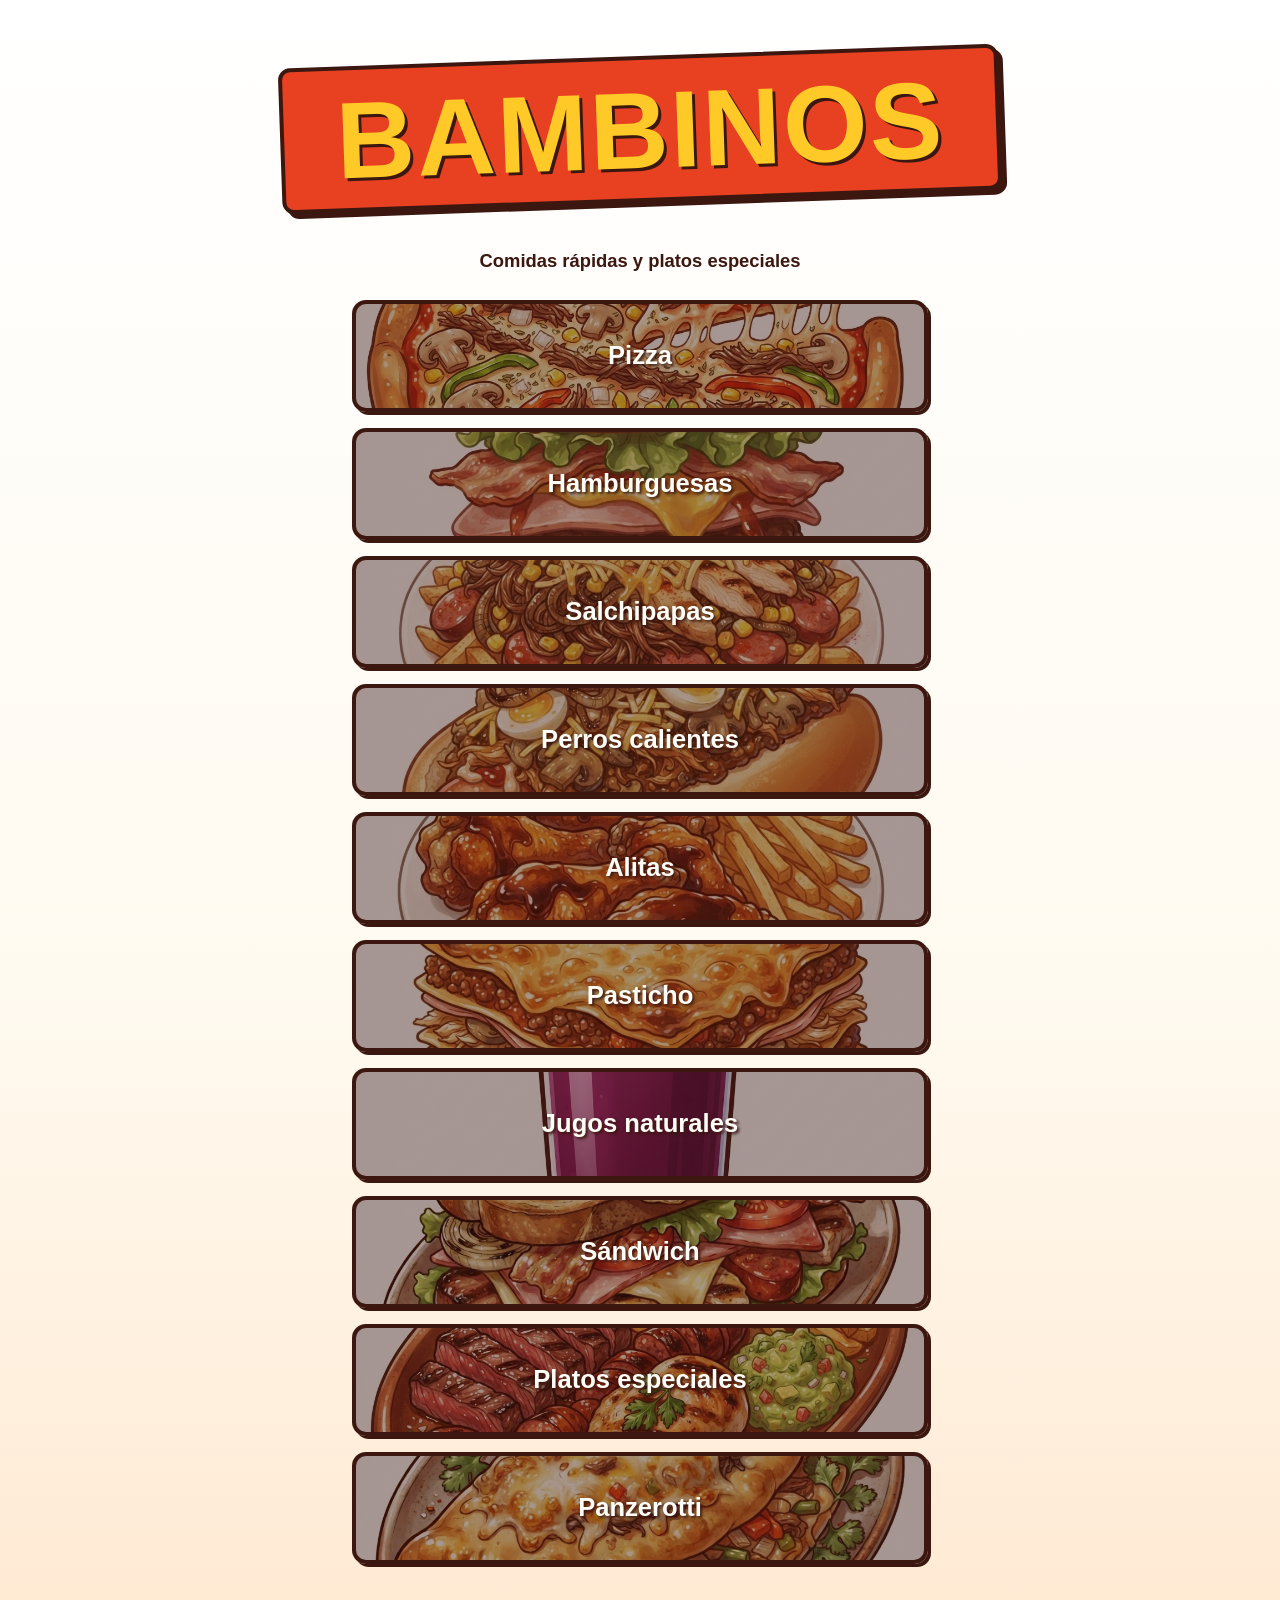
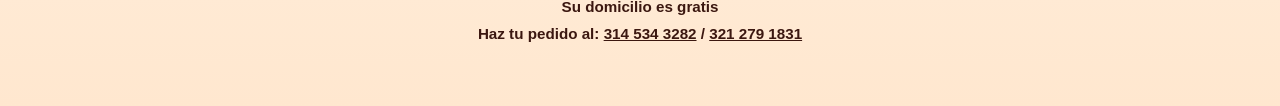
<file: index.html>
<!DOCTYPE html>
<html lang="es">
<head>
    <meta charset="UTF-8">
    <meta name="viewport" content="width=device-width, initial-scale=1.0">
    <title>Bambinos</title>
    <link rel="shortcut icon" href="img/logo.jpg" type="image/x-icon">
    <link rel="stylesheet" href="css/styles.css">
</head>
<body>
    <h1 class="titulo">Bambinos</h1>
    <p class="descripcion">Comidas rápidas y platos especiales</p>

    <section class="menus" aria-label="Categorías del menú">
        <a href="html/menu-pizzas.html" class="tipo-menu" id="menu-pizzas">Pizza</a>
        <a href="html/menu-hamburguesas.html" class="tipo-menu" id="menu-hamburguesas">Hamburguesas</a>
        <a href="html/menu-salchipapas.html" class="tipo-menu" id="menu-salchipapas">Salchipapas</a>
        <a href="html/menu-perros-calientes.html" class="tipo-menu" id="menu-perros-calientes">Perros calientes</a>
        <a href="html/menu-alitas.html" class="tipo-menu" id="menu-alitas">Alitas</a>
        <a href="html/menu-pasticho.html" class="tipo-menu" id="menu-pasticho">Pasticho</a>
        <a href="html/menu-jugos-naturales.html" class="tipo-menu" id="menu-jugos-naturales">Jugos naturales</a>
        <a href="html/menu-sandwich.html" class="tipo-menu" id="menu-sandwich">Sándwich</a>
        <a href="html/menu-platos-especiales.html" class="tipo-menu" id="menu-platos-especiales">Platos especiales</a>
        <a href="html/menu-panzerroti.html" class="tipo-menu" id="menu-panzerroti">Panzerotti</a>
    </section>

    <footer class="pie-pagina">
        <p>Su domicilio es gratis</p>
        <p>Haz tu pedido al: <a href="tel:3145343282">314 534 3282</a> / <a href="tel:3212791831">321 279 1831</a></p>
    </footer>
</body>
</html>
</file>
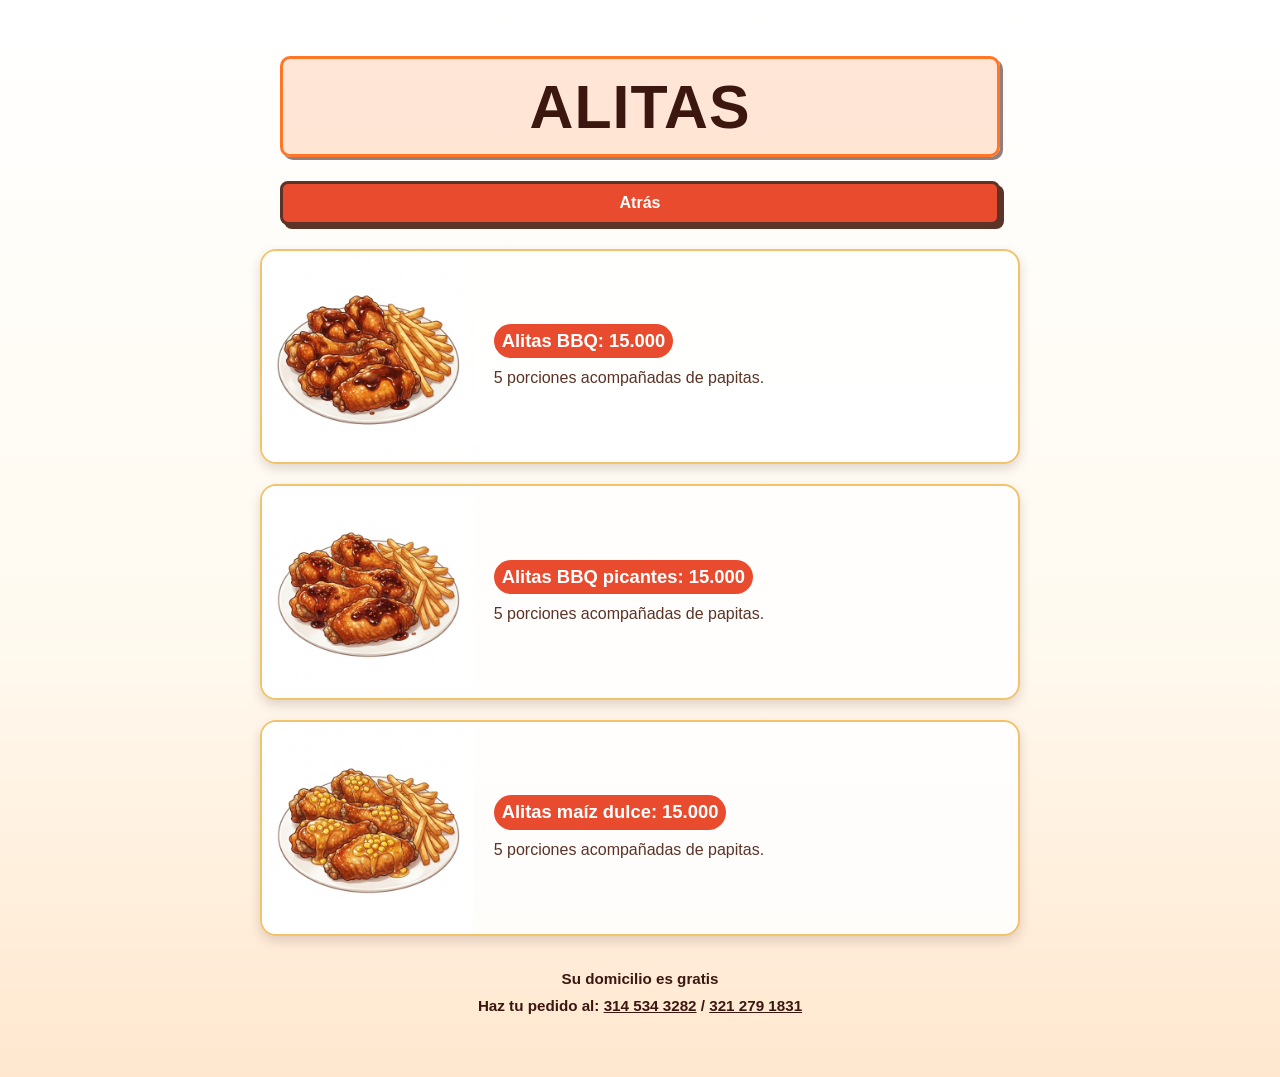
<file: html/menu-alitas.html>
<!DOCTYPE html>
<html lang="es">
<head>
    <meta charset="UTF-8">
    <meta name="viewport" content="width=device-width, initial-scale=1.0">
    <title>Alitas | Bambinos</title>
    <link rel="shortcut icon" href="../img/logo.jpg" type="image/x-icon">
    <link rel="stylesheet" href="../css/styles.css">
    <link rel="stylesheet" href="../css/menus-especificos.css">
</head>
<body>
    <h1 class="titulo-secundario">Alitas</h1>
    <a href="../index.html" class="boton-atrás">Atrás</a>
    <section class="menu-especifico">
        <div class="item-menu"><img src="../img/alitasbbq.jpg" alt="Alitas BBQ" class="img-item-menu"><div class="textos"><p class="precio">Alitas BBQ: 15.000</p><p class="ingredientes">5 porciones acompañadas de papitas.</p></div></div>
        <div class="item-menu"><img src="../img/alitasbbqpicantes.jpg" alt="Alitas BBQ picantes" class="img-item-menu"><div class="textos"><p class="precio">Alitas BBQ picantes: 15.000</p><p class="ingredientes">5 porciones acompañadas de papitas.</p></div></div>
        <div class="item-menu"><img src="../img/alitasmaizdulce.jpg" alt="Alitas maíz dulce" class="img-item-menu"><div class="textos"><p class="precio">Alitas maíz dulce: 15.000</p><p class="ingredientes">5 porciones acompañadas de papitas.</p></div></div>
    </section>
    <footer class="pie-pagina"><p>Su domicilio es gratis</p><p>Haz tu pedido al: <a href="tel:3145343282">314 534 3282</a> / <a href="tel:3212791831">321 279 1831</a></p></footer>
</body>
</html>
</file>
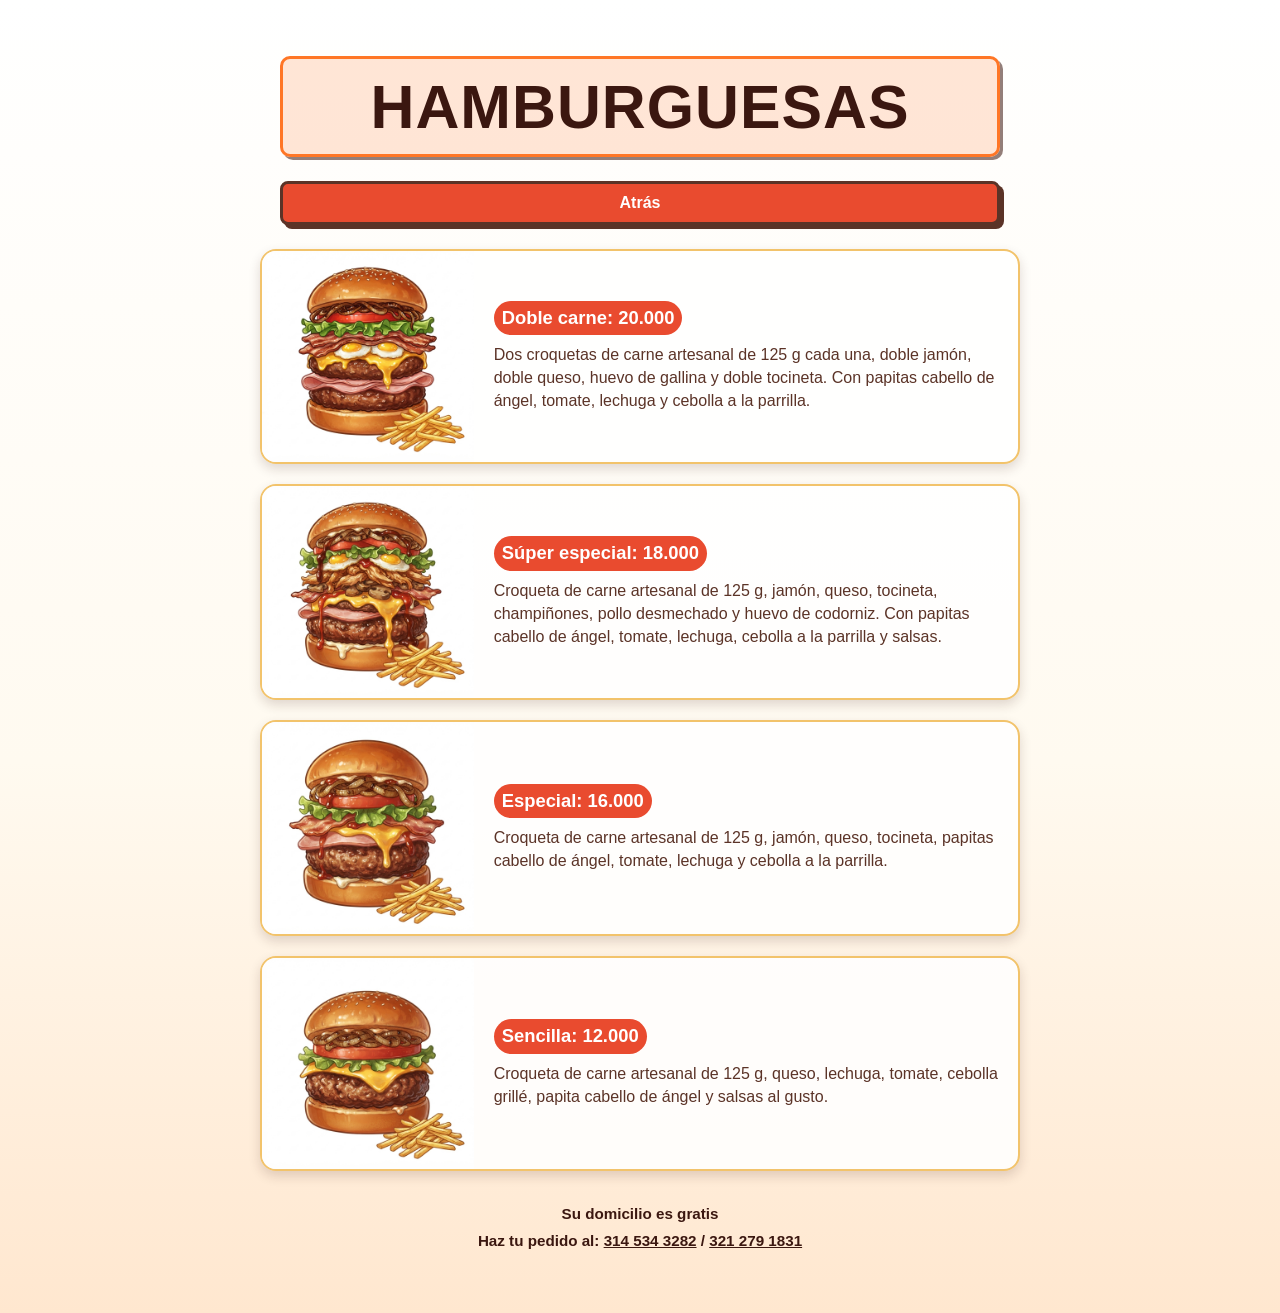
<file: html/menu-hamburguesas.html>
<!DOCTYPE html>
<html lang="es">

<head>
    <meta charset="UTF-8">
    <meta name="viewport" content="width=device-width, initial-scale=1.0">
    <title>Hamburguesas | Bambinos</title>
    <link rel="shortcut icon" href="../img/logo.jpg" type="image/x-icon">
    <link rel="stylesheet" href="../css/styles.css">
    <link rel="stylesheet" href="../css/menus-especificos.css">
</head>

<body>
    <h1 class="titulo-secundario">Hamburguesas</h1>
    <a href="../index.html" class="boton-atrás">Atrás</a>
    <section class="menu-especifico">
        <div class="item-menu"><img src="../img/hamburguesadoblecarne.jpg" alt="Hamburguesa doble carne" class="img-item-menu">
            <div class="textos">
                <p class="precio">Doble carne: 20.000</p>
                <p class="ingredientes">Dos croquetas de carne artesanal de 125 g cada una, doble jamón, doble queso,
                    huevo de gallina y doble tocineta. Con papitas cabello de ángel, tomate, lechuga y cebolla a la
                    parrilla.</p>
            </div>
        </div>
        <div class="item-menu"><img src="../img/hamburguesasuperespecial.jpg" alt="Hamburguesa súper especial"
                class="img-item-menu">
            <div class="textos">
                <p class="precio">Súper especial: 18.000</p>
                <p class="ingredientes">Croqueta de carne artesanal de 125 g, jamón, queso, tocineta, champiñones, pollo
                    desmechado y huevo de codorniz. Con papitas cabello de ángel, tomate, lechuga, cebolla a la parrilla
                    y salsas.</p>
            </div>
        </div>
        <div class="item-menu"><img src="../img/hamburguesaespecial.jpg" alt="Hamburguesa especial"
                class="img-item-menu">
            <div class="textos">
                <p class="precio">Especial: 16.000</p>
                <p class="ingredientes">Croqueta de carne artesanal de 125 g, jamón, queso, tocineta, papitas cabello de
                    ángel, tomate, lechuga y cebolla a la parrilla.</p>
            </div>
        </div>
        <div class="item-menu"><img src="../img/hamburguesasencilla.jpg" alt="Hamburguesa sencilla"
                class="img-item-menu">
            <div class="textos">
                <p class="precio">Sencilla: 12.000</p>
                <p class="ingredientes">Croqueta de carne artesanal de 125 g, queso, lechuga, tomate, cebolla grillé,
                    papita cabello de ángel y salsas al gusto.</p>
            </div>
        </div>
    </section>
    <footer class="pie-pagina">
        <p>Su domicilio es gratis</p>
        <p>Haz tu pedido al: <a href="tel:3145343282">314 534 3282</a> / <a href="tel:3212791831">321 279 1831</a></p>
    </footer>
</body>

</html>
</file>
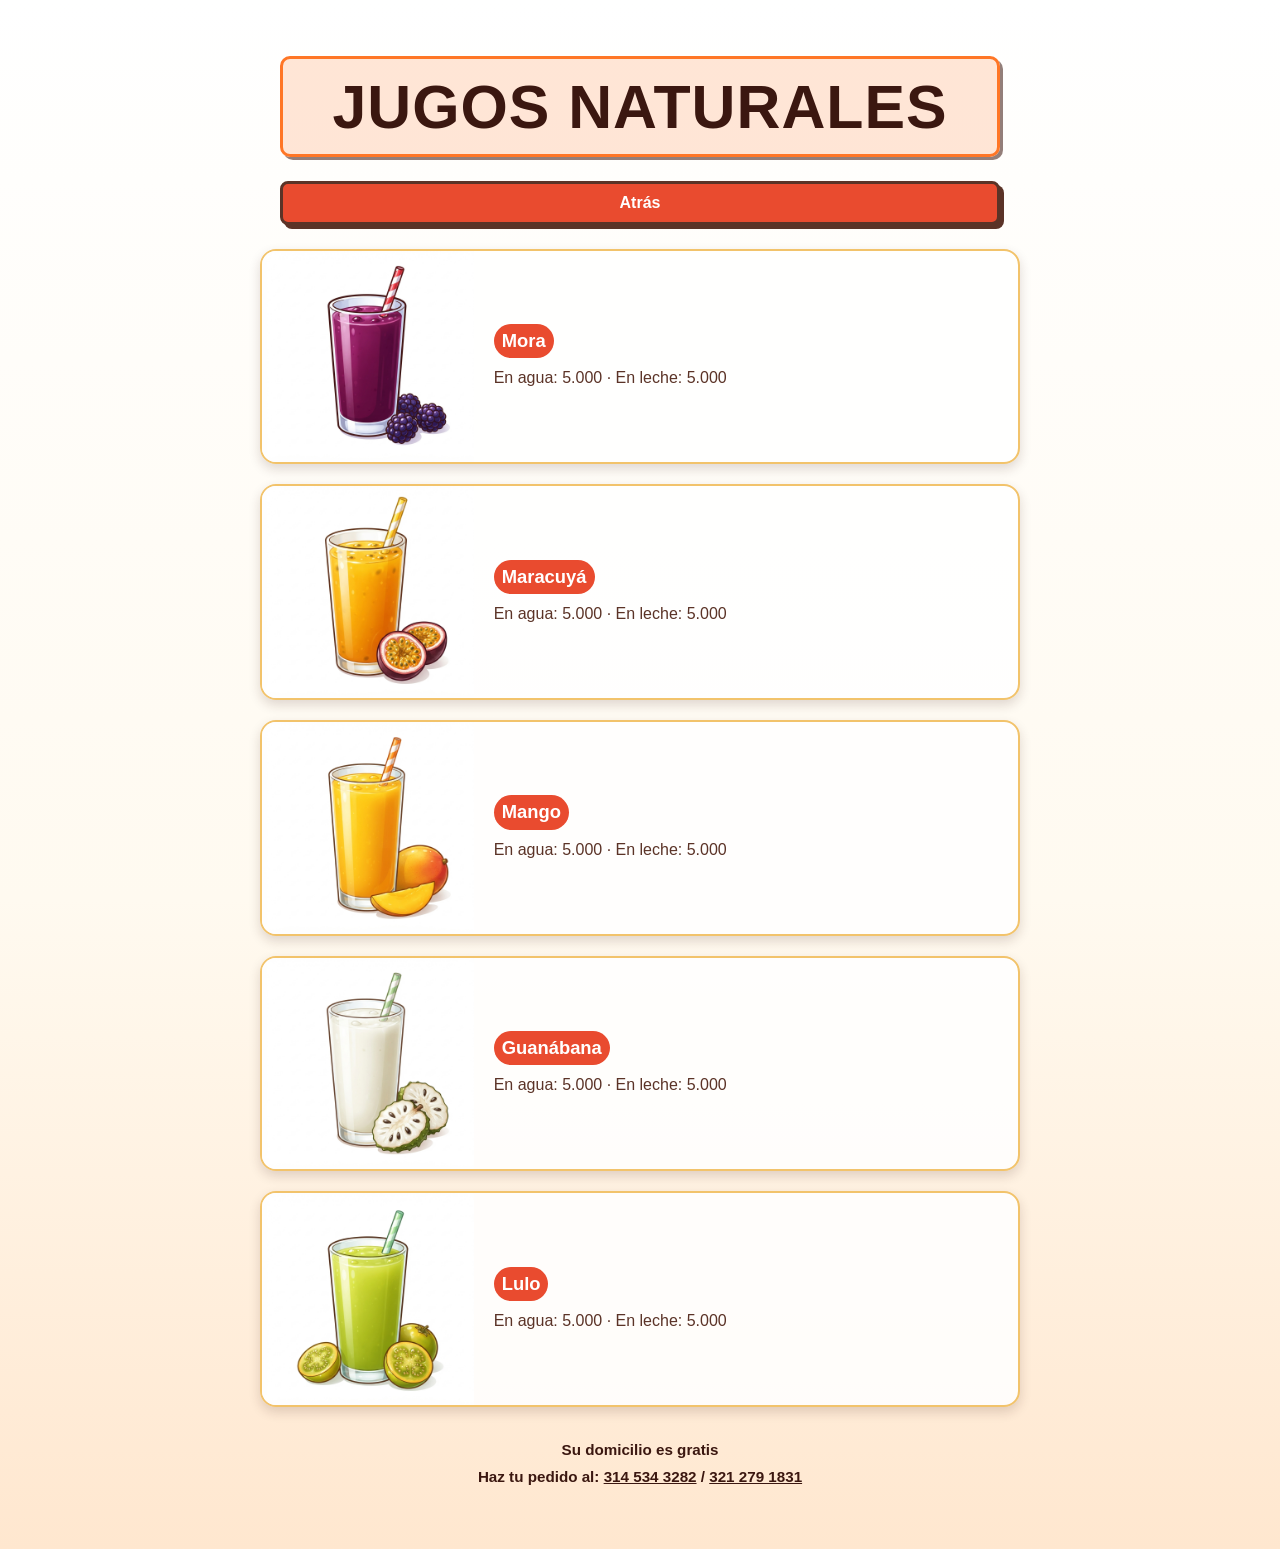
<file: html/menu-jugos-naturales.html>
<!DOCTYPE html>
<html lang="es">
<head>
    <meta charset="UTF-8">
    <meta name="viewport" content="width=device-width, initial-scale=1.0">
    <title>Jugos naturales | Bambinos</title>
    <link rel="shortcut icon" href="../img/logo.jpg" type="image/x-icon">
    <link rel="stylesheet" href="../css/styles.css">
    <link rel="stylesheet" href="../css/menus-especificos.css">
</head>
<body>
    <h1 class="titulo-secundario">Jugos naturales</h1>
    <a href="../index.html" class="boton-atrás">Atrás</a>
    <section class="menu-especifico">
        <div class="item-menu"><img src="../img/jugomora.jpg" alt="Jugo natural de mora" class="img-item-menu"><div class="textos"><p class="precio">Mora</p><p class="ingredientes">En agua: 5.000 · En leche: 5.000</p></div></div>
        <div class="item-menu"><img src="../img/jugomaracuya.jpg" alt="Jugo natural de maracuyá" class="img-item-menu"><div class="textos"><p class="precio">Maracuyá</p><p class="ingredientes">En agua: 5.000 · En leche: 5.000</p></div></div>
        <div class="item-menu"><img src="../img/jugomango.jpg" alt="Jugo natural de mango" class="img-item-menu"><div class="textos"><p class="precio">Mango</p><p class="ingredientes">En agua: 5.000 · En leche: 5.000</p></div></div>
        <div class="item-menu"><img src="../img/jugoguanabana.jpg" alt="Jugo natural de guanábana" class="img-item-menu"><div class="textos"><p class="precio">Guanábana</p><p class="ingredientes">En agua: 5.000 · En leche: 5.000</p></div></div>
        <div class="item-menu"><img src="../img/jugolulo.jpg" alt="Jugo natural de lulo" class="img-item-menu"><div class="textos"><p class="precio">Lulo</p><p class="ingredientes">En agua: 5.000 · En leche: 5.000</p></div></div>
    </section>
    <footer class="pie-pagina"><p>Su domicilio es gratis</p><p>Haz tu pedido al: <a href="tel:3145343282">314 534 3282</a> / <a href="tel:3212791831">321 279 1831</a></p></footer>
</body>
</html>
</file>
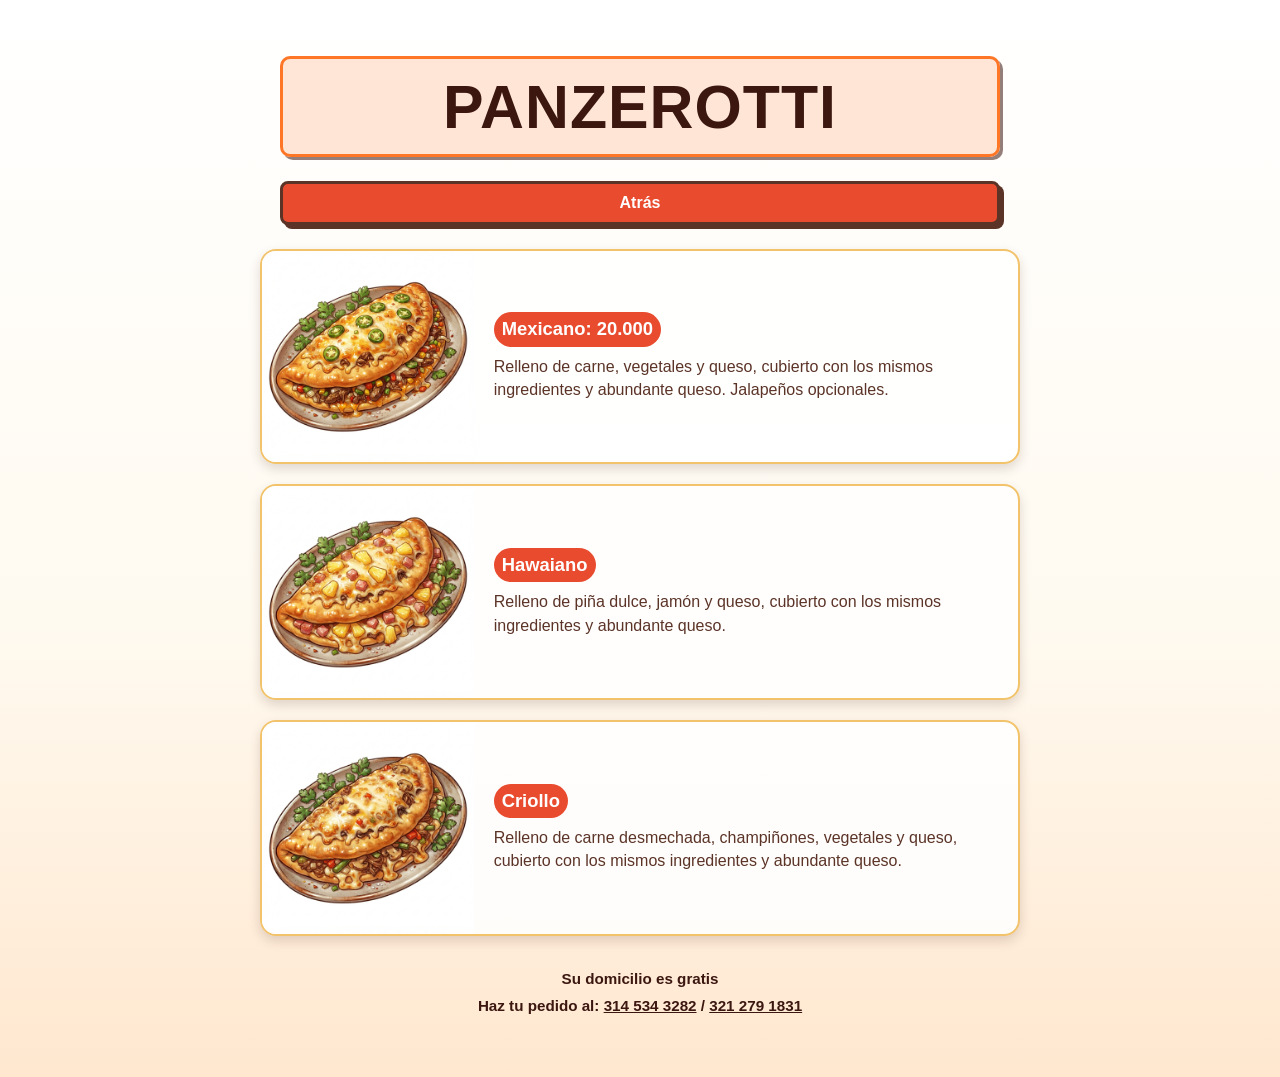
<file: html/menu-panzerroti.html>
<!DOCTYPE html>
<html lang="es">
<head>
    <meta charset="UTF-8">
    <meta name="viewport" content="width=device-width, initial-scale=1.0">
    <title>Panzerotti | Bambinos</title>
    <link rel="shortcut icon" href="../img/logo.jpg" type="image/x-icon">
    <link rel="stylesheet" href="../css/styles.css">
    <link rel="stylesheet" href="../css/menus-especificos.css">
</head>
<body>
    <h1 class="titulo-secundario">Panzerotti</h1>
    <a href="../index.html" class="boton-atrás">Atrás</a>
    <section class="menu-especifico">
        <div class="item-menu"><img src="../img/panzerrotimexicano.jpg" alt="Panzerotti mexicano" class="img-item-menu"><div class="textos"><p class="precio">Mexicano: 20.000</p><p class="ingredientes">Relleno de carne, vegetales y queso, cubierto con los mismos ingredientes y abundante queso. Jalapeños opcionales.</p></div></div>
        <div class="item-menu"><img src="../img/panzerrotihawaiano.jpg" alt="Panzerotti hawaiano" class="img-item-menu"><div class="textos"><p class="precio">Hawaiano</p><p class="ingredientes">Relleno de piña dulce, jamón y queso, cubierto con los mismos ingredientes y abundante queso.</p></div></div>
        <div class="item-menu"><img src="../img/panzerroticriollo.jpg" alt="Panzerotti criollo" class="img-item-menu"><div class="textos"><p class="precio">Criollo</p><p class="ingredientes">Relleno de carne desmechada, champiñones, vegetales y queso, cubierto con los mismos ingredientes y abundante queso.</p></div></div>
    </section>
    <footer class="pie-pagina"><p>Su domicilio es gratis</p><p>Haz tu pedido al: <a href="tel:3145343282">314 534 3282</a> / <a href="tel:3212791831">321 279 1831</a></p></footer>
</body>
</html>
</file>
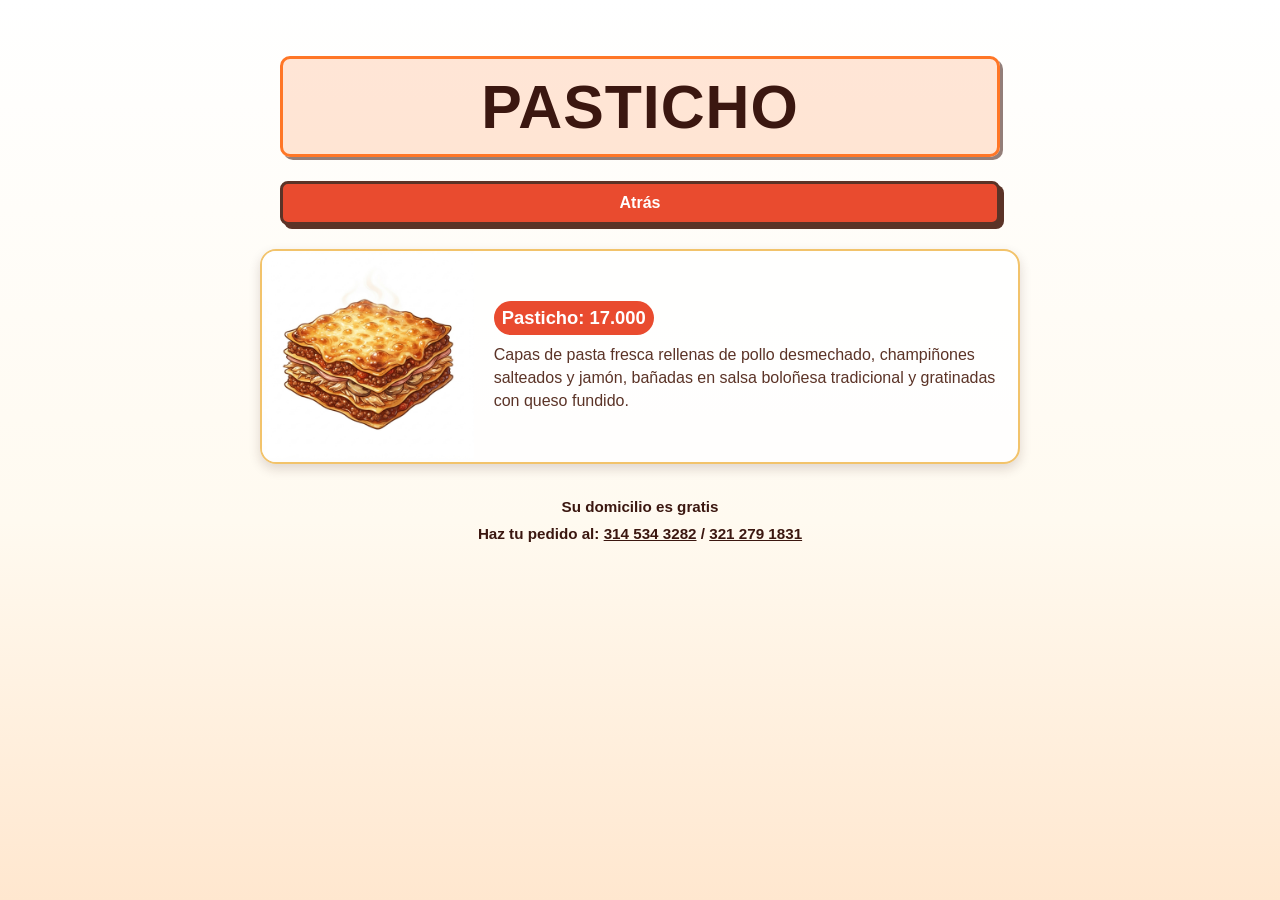
<file: html/menu-pasticho.html>
<!DOCTYPE html>
<html lang="es">
<head>
    <meta charset="UTF-8">
    <meta name="viewport" content="width=device-width, initial-scale=1.0">
    <title>Pasticho | Bambinos</title>
    <link rel="shortcut icon" href="../img/logo.jpg" type="image/x-icon">
    <link rel="stylesheet" href="../css/styles.css">
    <link rel="stylesheet" href="../css/menus-especificos.css">
</head>
<body>
    <h1 class="titulo-secundario">Pasticho</h1>
    <a href="../index.html" class="boton-atrás">Atrás</a>
    <section class="menu-especifico">
        <div class="item-menu"><img src="../img/pasticho.jpg" alt="Pasticho" class="img-item-menu"><div class="textos"><p class="precio">Pasticho: 17.000</p><p class="ingredientes">Capas de pasta fresca rellenas de pollo desmechado, champiñones salteados y jamón, bañadas en salsa boloñesa tradicional y gratinadas con queso fundido.</p></div></div>
    </section>
    <footer class="pie-pagina"><p>Su domicilio es gratis</p><p>Haz tu pedido al: <a href="tel:3145343282">314 534 3282</a> / <a href="tel:3212791831">321 279 1831</a></p></footer>
</body>
</html>
</file>
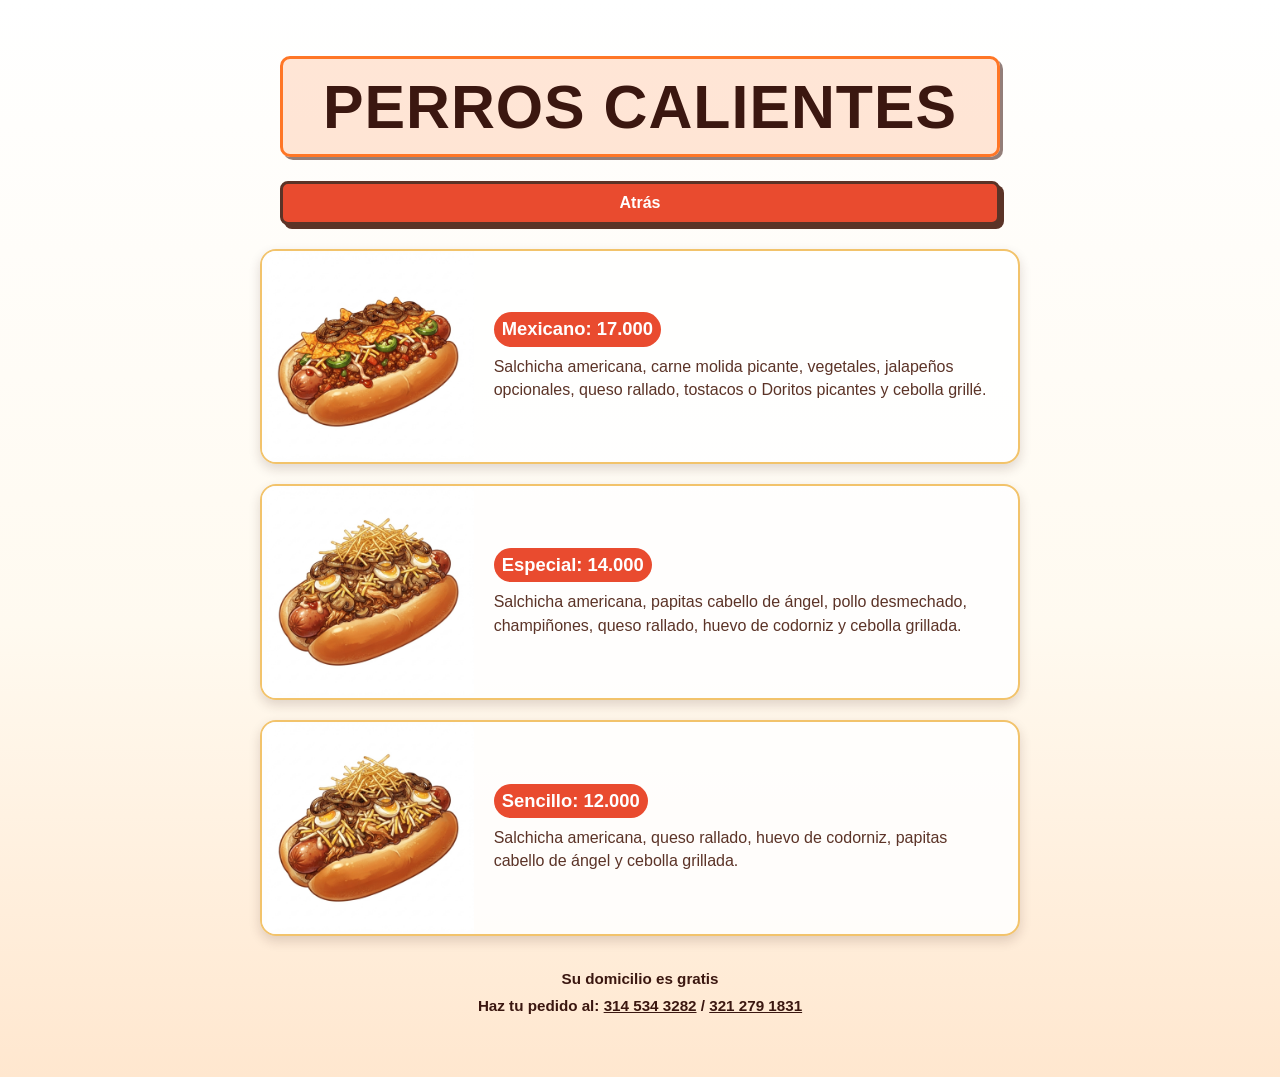
<file: html/menu-perros-calientes.html>
<!DOCTYPE html>
<html lang="es">
<head>
    <meta charset="UTF-8">
    <meta name="viewport" content="width=device-width, initial-scale=1.0">
    <title>Perros calientes | Bambinos</title>
    <link rel="shortcut icon" href="../img/logo.jpg" type="image/x-icon">
    <link rel="stylesheet" href="../css/styles.css">
    <link rel="stylesheet" href="../css/menus-especificos.css">
</head>
<body>
    <h1 class="titulo-secundario">Perros calientes</h1>
    <a href="../index.html" class="boton-atrás">Atrás</a>
    <section class="menu-especifico">
        <div class="item-menu"><img src="../img/perromexicano.jpg" alt="Perro caliente mexicano" class="img-item-menu"><div class="textos"><p class="precio">Mexicano: 17.000</p><p class="ingredientes">Salchicha americana, carne molida picante, vegetales, jalapeños opcionales, queso rallado, tostacos o Doritos picantes y cebolla grillé.</p></div></div>
        <div class="item-menu"><img src="../img/perroespecial.jpg" alt="Perro caliente especial" class="img-item-menu"><div class="textos"><p class="precio">Especial: 14.000</p><p class="ingredientes">Salchicha americana, papitas cabello de ángel, pollo desmechado, champiñones, queso rallado, huevo de codorniz y cebolla grillada.</p></div></div>
        <div class="item-menu"><img src="../img/perrosencillo.jpg" alt="Perro caliente sencillo" class="img-item-menu"><div class="textos"><p class="precio">Sencillo: 12.000</p><p class="ingredientes">Salchicha americana, queso rallado, huevo de codorniz, papitas cabello de ángel y cebolla grillada.</p></div></div>
    </section>
    <footer class="pie-pagina"><p>Su domicilio es gratis</p><p>Haz tu pedido al: <a href="tel:3145343282">314 534 3282</a> / <a href="tel:3212791831">321 279 1831</a></p></footer>
</body>
</html>
</file>
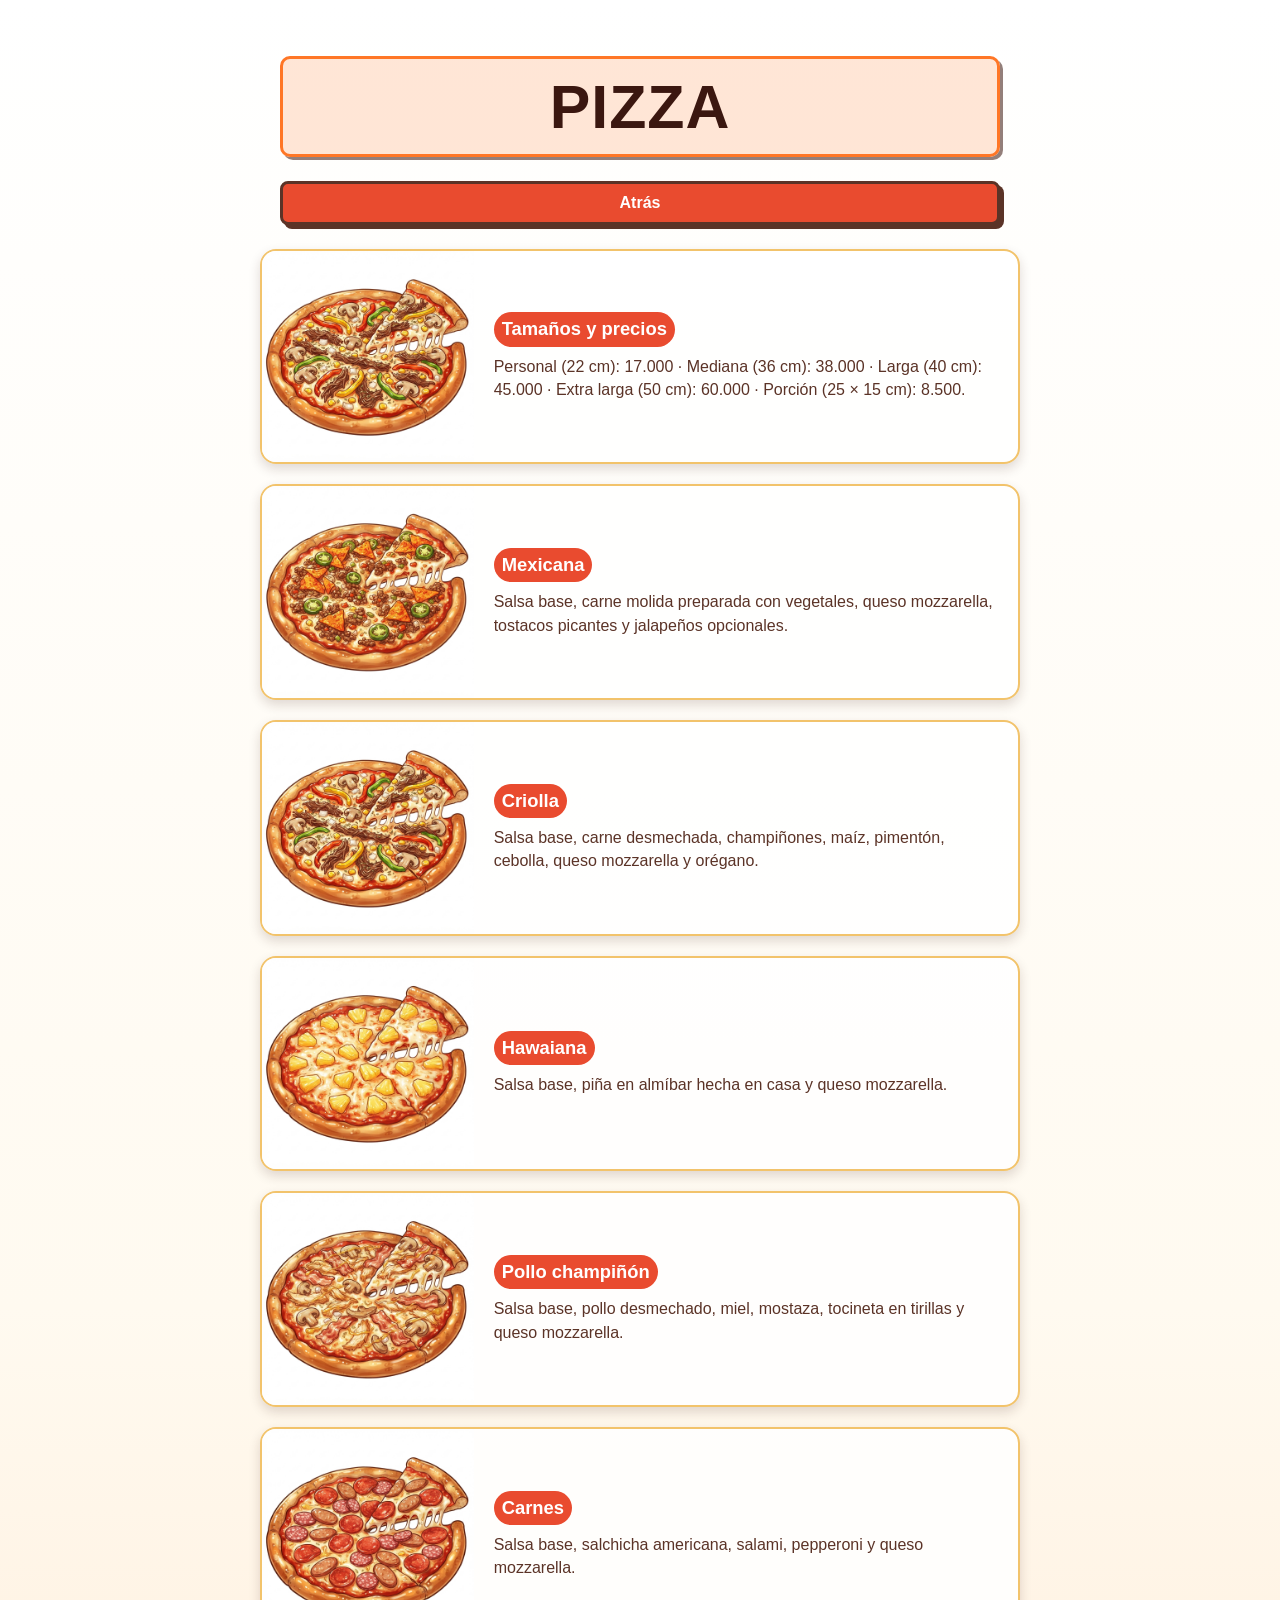
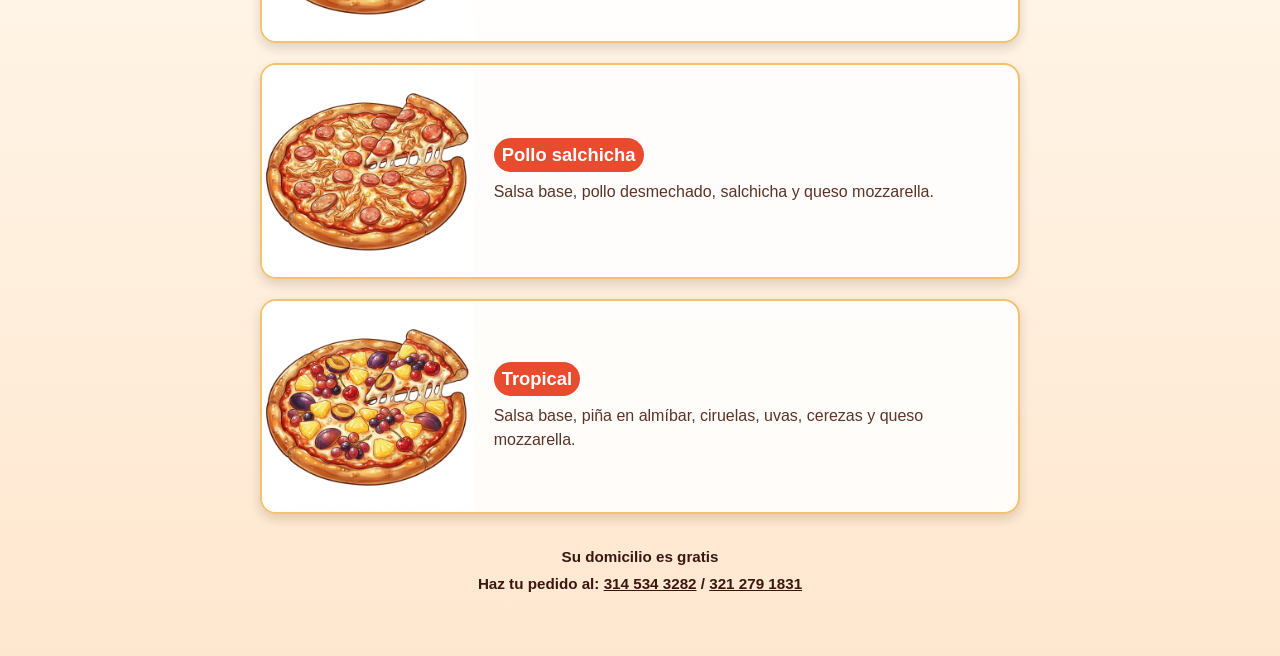
<file: html/menu-pizzas.html>
<!DOCTYPE html>
<html lang="es">
<head>
    <meta charset="UTF-8">
    <meta name="viewport" content="width=device-width, initial-scale=1.0">
    <title>Pizza | Bambinos</title>
    <link rel="shortcut icon" href="../img/logo.jpg" type="image/x-icon">
    <link rel="stylesheet" href="../css/styles.css">
    <link rel="stylesheet" href="../css/menus-especificos.css">
</head>
<body>
    <h1 class="titulo-secundario">Pizza</h1>
    <a href="../index.html" class="boton-atrás">Atrás</a>
    <section class="menu-especifico">
        <div class="item-menu"><img src="../img/pizzacriolla.jpg" alt="Tamaños de pizza" class="img-item-menu"><div class="textos"><p class="precio">Tamaños y precios</p><p class="ingredientes">Personal (22 cm): 17.000 · Mediana (36 cm): 38.000 · Larga (40 cm): 45.000 · Extra larga (50 cm): 60.000 · Porción (25 × 15 cm): 8.500.</p></div></div>
        <div class="item-menu"><img src="../img/pizzamexicana.jpg" alt="Pizza mexicana" class="img-item-menu"><div class="textos"><p class="precio">Mexicana</p><p class="ingredientes">Salsa base, carne molida preparada con vegetales, queso mozzarella, tostacos picantes y jalapeños opcionales.</p></div></div>
        <div class="item-menu"><img src="../img/pizzacriolla.jpg" alt="Pizza criolla" class="img-item-menu"><div class="textos"><p class="precio">Criolla</p><p class="ingredientes">Salsa base, carne desmechada, champiñones, maíz, pimentón, cebolla, queso mozzarella y orégano.</p></div></div>
        <div class="item-menu"><img src="../img/pizzahawaiana.jpg" alt="Pizza hawaiana" class="img-item-menu"><div class="textos"><p class="precio">Hawaiana</p><p class="ingredientes">Salsa base, piña en almíbar hecha en casa y queso mozzarella.</p></div></div>
        <div class="item-menu"><img src="../img/pizzapollochampinon.jpg" alt="Pizza pollo champiñón" class="img-item-menu"><div class="textos"><p class="precio">Pollo champiñón</p><p class="ingredientes">Salsa base, pollo desmechado, miel, mostaza, tocineta en tirillas y queso mozzarella.</p></div></div>
        <div class="item-menu"><img src="../img/pizzacarnes.jpg" alt="Pizza carnes" class="img-item-menu"><div class="textos"><p class="precio">Carnes</p><p class="ingredientes">Salsa base, salchicha americana, salami, pepperoni y queso mozzarella.</p></div></div>
        <div class="item-menu"><img src="../img/pizzapollosalchicha.jpg" alt="Pizza pollo salchicha" class="img-item-menu"><div class="textos"><p class="precio">Pollo salchicha</p><p class="ingredientes">Salsa base, pollo desmechado, salchicha y queso mozzarella.</p></div></div>
        <div class="item-menu"><img src="../img/pizzatropical.jpg" alt="Pizza tropical" class="img-item-menu"><div class="textos"><p class="precio">Tropical</p><p class="ingredientes">Salsa base, piña en almíbar, ciruelas, uvas, cerezas y queso mozzarella.</p></div></div>
    </section>
    <footer class="pie-pagina"><p>Su domicilio es gratis</p><p>Haz tu pedido al: <a href="tel:3145343282">314 534 3282</a> / <a href="tel:3212791831">321 279 1831</a></p></footer>
</body>
</html>
</file>
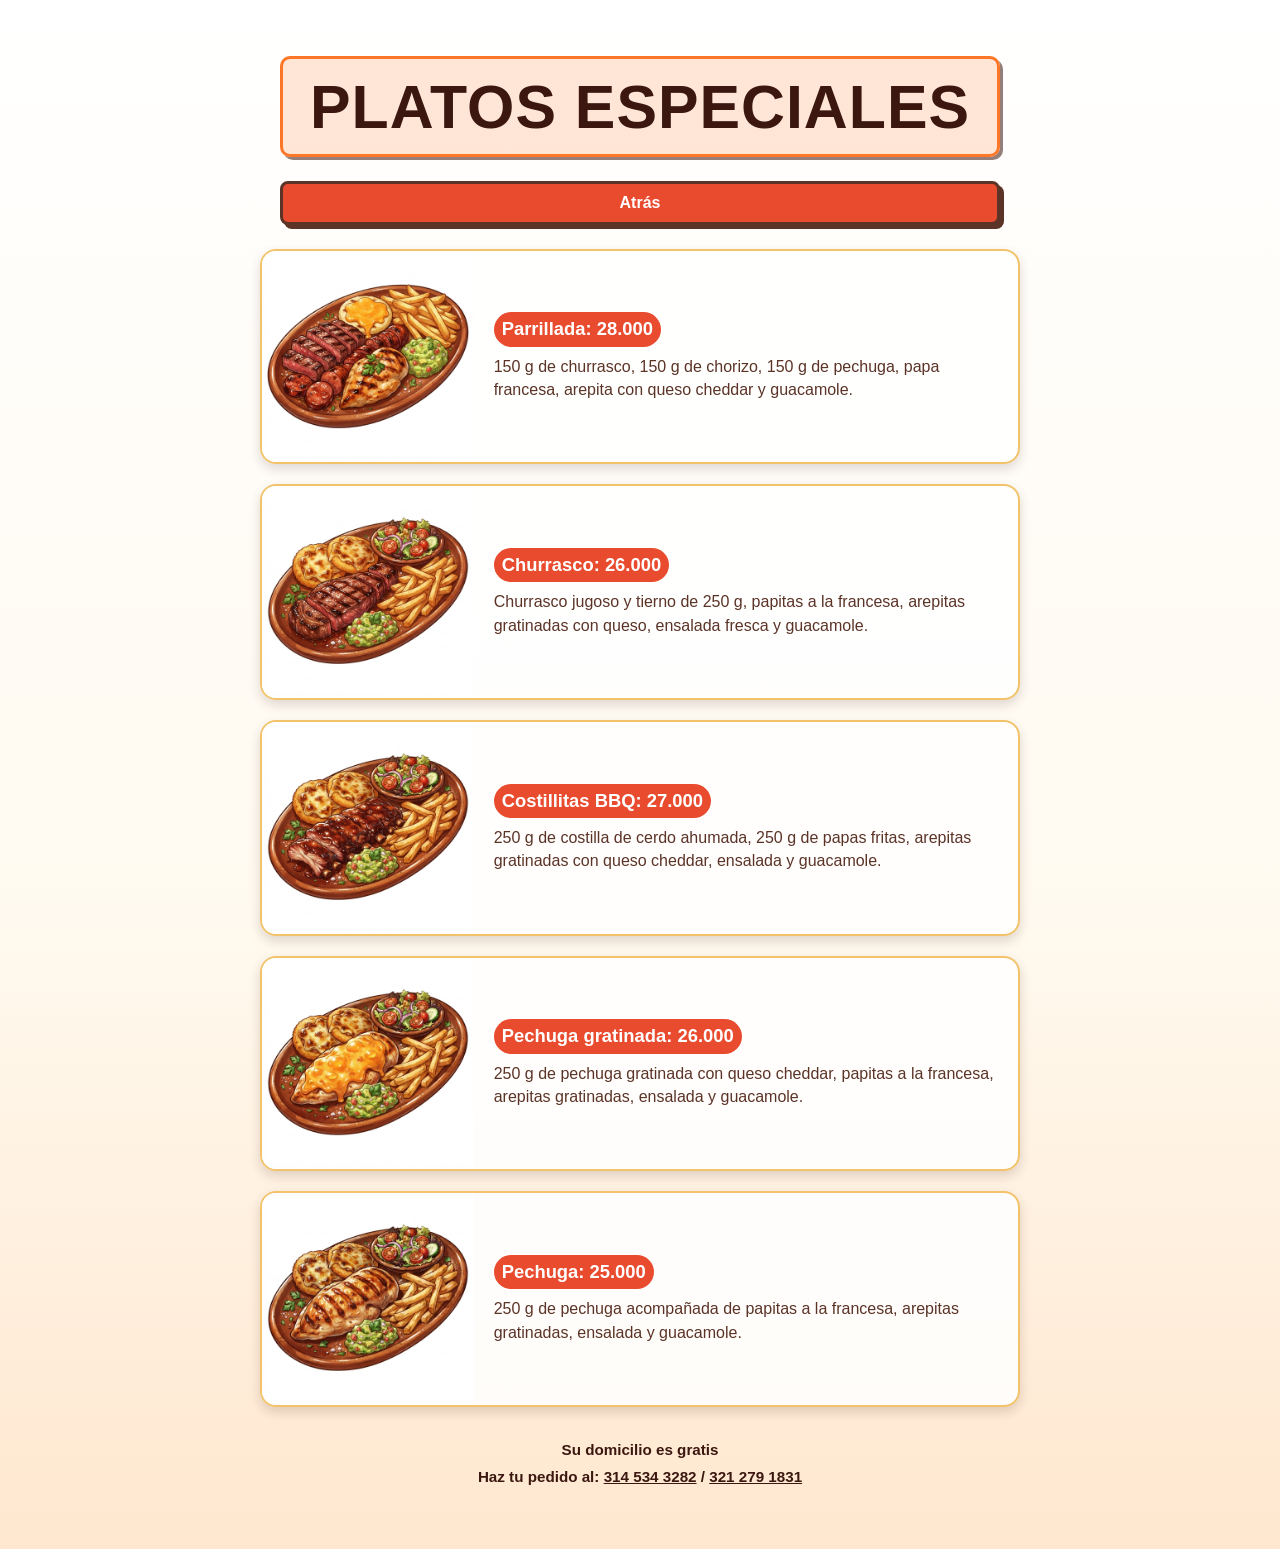
<file: html/menu-platos-especiales.html>
<!DOCTYPE html>
<html lang="es">
<head>
    <meta charset="UTF-8">
    <meta name="viewport" content="width=device-width, initial-scale=1.0">
    <title>Platos especiales | Bambinos</title>
    <link rel="shortcut icon" href="../img/logo.jpg" type="image/x-icon">
    <link rel="stylesheet" href="../css/styles.css">
    <link rel="stylesheet" href="../css/menus-especificos.css">
</head>
<body>
    <h1 class="titulo-secundario">Platos especiales</h1>
    <a href="../index.html" class="boton-atrás">Atrás</a>
    <section class="menu-especifico">
        <div class="item-menu"><img src="../img/parrillada.jpg" alt="Parrillada" class="img-item-menu"><div class="textos"><p class="precio">Parrillada: 28.000</p><p class="ingredientes">150 g de churrasco, 150 g de chorizo, 150 g de pechuga, papa francesa, arepita con queso cheddar y guacamole.</p></div></div>
        <div class="item-menu"><img src="../img/churrasco.jpg" alt="Churrasco" class="img-item-menu"><div class="textos"><p class="precio">Churrasco: 26.000</p><p class="ingredientes">Churrasco jugoso y tierno de 250 g, papitas a la francesa, arepitas gratinadas con queso, ensalada fresca y guacamole.</p></div></div>
        <div class="item-menu"><img src="../img/costillitasbbq.jpg" alt="Costillitas BBQ" class="img-item-menu"><div class="textos"><p class="precio">Costillitas BBQ: 27.000</p><p class="ingredientes">250 g de costilla de cerdo ahumada, 250 g de papas fritas, arepitas gratinadas con queso cheddar, ensalada y guacamole.</p></div></div>
        <div class="item-menu"><img src="../img/pechugagratinada.jpg" alt="Pechuga gratinada" class="img-item-menu"><div class="textos"><p class="precio">Pechuga gratinada: 26.000</p><p class="ingredientes">250 g de pechuga gratinada con queso cheddar, papitas a la francesa, arepitas gratinadas, ensalada y guacamole.</p></div></div>
        <div class="item-menu"><img src="../img/pechuga.jpg" alt="Pechuga" class="img-item-menu"><div class="textos"><p class="precio">Pechuga: 25.000</p><p class="ingredientes">250 g de pechuga acompañada de papitas a la francesa, arepitas gratinadas, ensalada y guacamole.</p></div></div>
    </section>
    <footer class="pie-pagina"><p>Su domicilio es gratis</p><p>Haz tu pedido al: <a href="tel:3145343282">314 534 3282</a> / <a href="tel:3212791831">321 279 1831</a></p></footer>
</body>
</html>
</file>
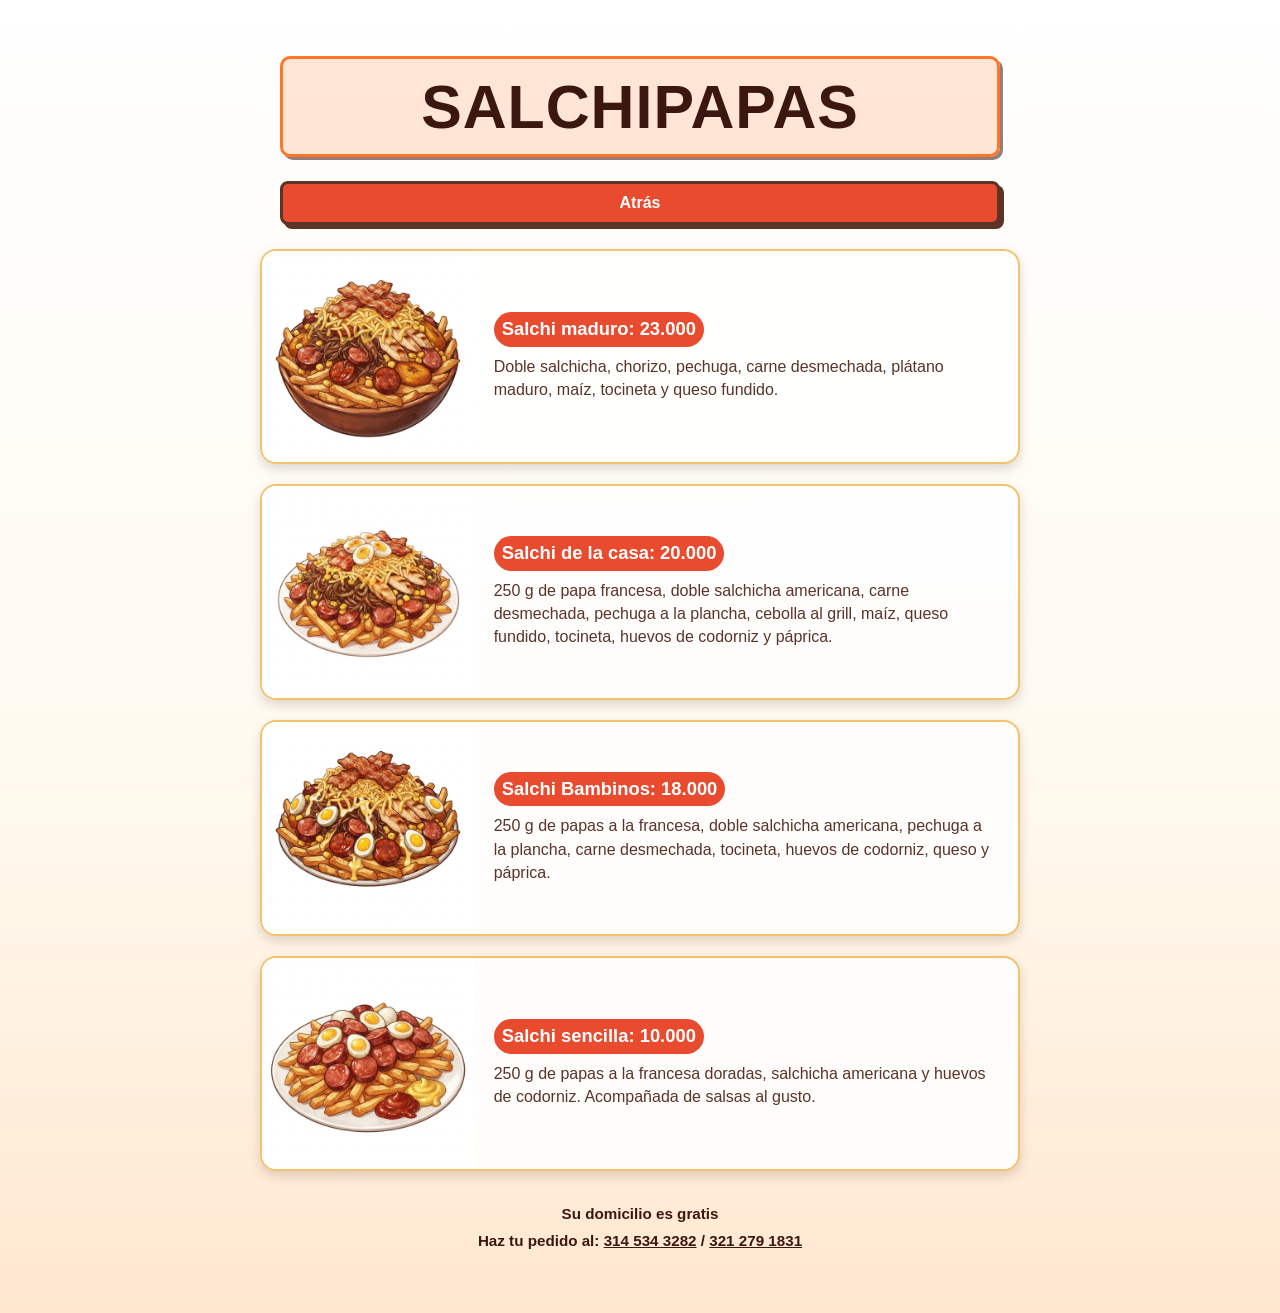
<file: html/menu-salchipapas.html>
<!DOCTYPE html>
<html lang="es">
<head>
    <meta charset="UTF-8">
    <meta name="viewport" content="width=device-width, initial-scale=1.0">
    <title>Salchipapas | Bambinos</title>
    <link rel="shortcut icon" href="../img/logo.jpg" type="image/x-icon">
    <link rel="stylesheet" href="../css/styles.css">
    <link rel="stylesheet" href="../css/menus-especificos.css">
</head>
<body>
    <h1 class="titulo-secundario">Salchipapas</h1>
    <a href="../index.html" class="boton-atrás">Atrás</a>
    <section class="menu-especifico">
        <div class="item-menu"><img src="../img/salchimaduro.jpg" alt="Salchipapa salchi maduro" class="img-item-menu"><div class="textos"><p class="precio">Salchi maduro: 23.000</p><p class="ingredientes">Doble salchicha, chorizo, pechuga, carne desmechada, plátano maduro, maíz, tocineta y queso fundido.</p></div></div>
        <div class="item-menu"><img src="../img/salchidelacasa.jpg" alt="Salchipapa de la casa" class="img-item-menu"><div class="textos"><p class="precio">Salchi de la casa: 20.000</p><p class="ingredientes">250 g de papa francesa, doble salchicha americana, carne desmechada, pechuga a la plancha, cebolla al grill, maíz, queso fundido, tocineta, huevos de codorniz y páprica.</p></div></div>
        <div class="item-menu"><img src="../img/salchibambinos.jpg" alt="Salchipapa Bambinos" class="img-item-menu"><div class="textos"><p class="precio">Salchi Bambinos: 18.000</p><p class="ingredientes">250 g de papas a la francesa, doble salchicha americana, pechuga a la plancha, carne desmechada, tocineta, huevos de codorniz, queso y páprica.</p></div></div>
        <div class="item-menu"><img src="../img/salchisencilla.jpg" alt="Salchipapa sencilla" class="img-item-menu"><div class="textos"><p class="precio">Salchi sencilla: 10.000</p><p class="ingredientes">250 g de papas a la francesa doradas, salchicha americana y huevos de codorniz. Acompañada de salsas al gusto.</p></div></div>
    </section>
    <footer class="pie-pagina"><p>Su domicilio es gratis</p><p>Haz tu pedido al: <a href="tel:3145343282">314 534 3282</a> / <a href="tel:3212791831">321 279 1831</a></p></footer>
</body>
</html>
</file>
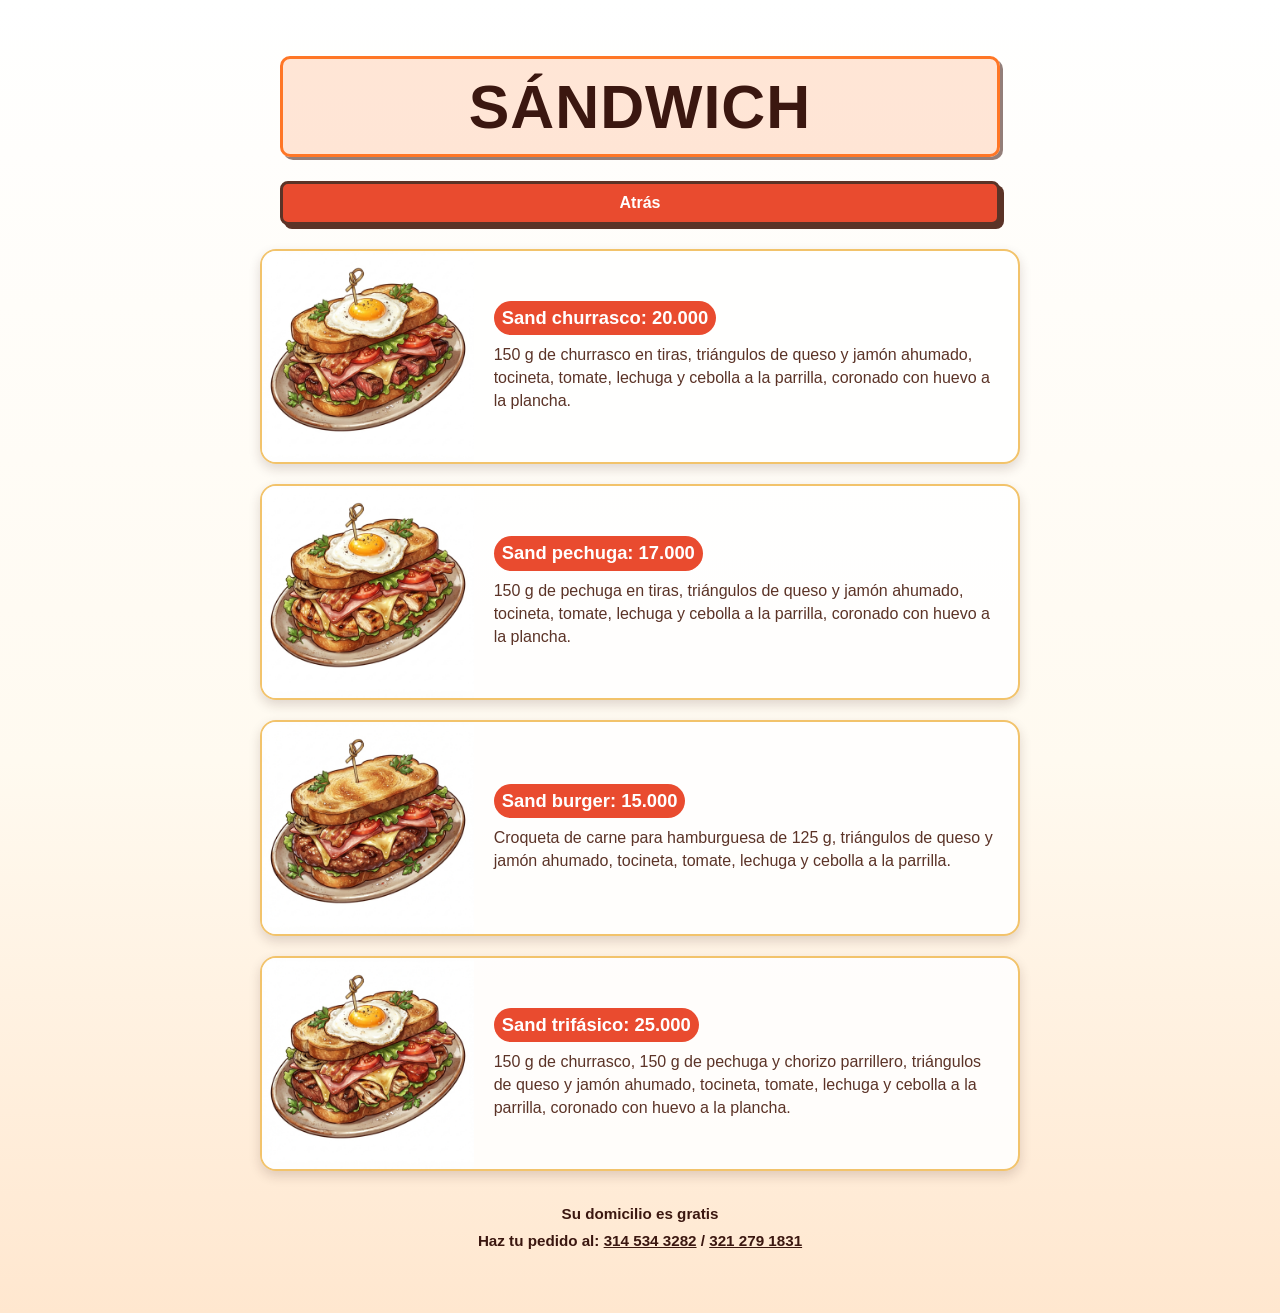
<file: html/menu-sandwich.html>
<!DOCTYPE html>
<html lang="es">
<head>
    <meta charset="UTF-8">
    <meta name="viewport" content="width=device-width, initial-scale=1.0">
    <title>Sándwich | Bambinos</title>
    <link rel="shortcut icon" href="../img/logo.jpg" type="image/x-icon">
    <link rel="stylesheet" href="../css/styles.css">
    <link rel="stylesheet" href="../css/menus-especificos.css">
</head>
<body>
    <h1 class="titulo-secundario">Sándwich</h1>
    <a href="../index.html" class="boton-atrás">Atrás</a>
    <section class="menu-especifico">
        <div class="item-menu"><img src="../img/sandchurrasco.jpg" alt="Sándwich de churrasco" class="img-item-menu"><div class="textos"><p class="precio">Sand churrasco: 20.000</p><p class="ingredientes">150 g de churrasco en tiras, triángulos de queso y jamón ahumado, tocineta, tomate, lechuga y cebolla a la parrilla, coronado con huevo a la plancha.</p></div></div>
        <div class="item-menu"><img src="../img/sandpechuga.jpg" alt="Sándwich de pechuga" class="img-item-menu"><div class="textos"><p class="precio">Sand pechuga: 17.000</p><p class="ingredientes">150 g de pechuga en tiras, triángulos de queso y jamón ahumado, tocineta, tomate, lechuga y cebolla a la parrilla, coronado con huevo a la plancha.</p></div></div>
        <div class="item-menu"><img src="../img/sandburguer.jpg" alt="Sándwich burger" class="img-item-menu"><div class="textos"><p class="precio">Sand burger: 15.000</p><p class="ingredientes">Croqueta de carne para hamburguesa de 125 g, triángulos de queso y jamón ahumado, tocineta, tomate, lechuga y cebolla a la parrilla.</p></div></div>
        <div class="item-menu"><img src="../img/sandtrifasico.jpg" alt="Sándwich trifásico" class="img-item-menu"><div class="textos"><p class="precio">Sand trifásico: 25.000</p><p class="ingredientes">150 g de churrasco, 150 g de pechuga y chorizo parrillero, triángulos de queso y jamón ahumado, tocineta, tomate, lechuga y cebolla a la parrilla, coronado con huevo a la plancha.</p></div></div>
    </section>
    <footer class="pie-pagina"><p>Su domicilio es gratis</p><p>Haz tu pedido al: <a href="tel:3145343282">314 534 3282</a> / <a href="tel:3212791831">321 279 1831</a></p></footer>
</body>
</html>
</file>
<file: css/styles.css>
:root {
    --brown: #3b1710;
    --red: #e84122;
    --orange: #ff7626;
    --yellow: #ffc928;
    --cream: #fff8e5;
    --white: #fffdf7;
}

* {
    box-sizing: border-box;
}

body {
    align-items: center;
    background: linear-gradient(to bottom, #ffffff 0%, #fffaf0 58%, #ffe7cf 100%);
    color: var(--brown);
    display: flex;
    flex-direction: column;
    font-family: "Trebuchet MS", Verdana, sans-serif;
    justify-content: center;
    margin: 0;
    min-height: 100vh;
    padding: 32px 20px;
}

body > * {
    width: min(100%, 430px);
}

.titulo {
    background: var(--red);
    border: 4px solid var(--brown);
    border-radius: 12px;
    box-shadow: 5px 5px 0 var(--brown);
    color: var(--yellow);
    font-family: Impact, "Arial Black", sans-serif;
    font-size: clamp(3.2rem, 16vw, 5.5rem);
    letter-spacing: 2px;
    line-height: 0.9;
    margin: 0 auto 18px;
    padding: 18px 12px 14px;
    text-align: center;
    text-shadow: 3px 3px 0 var(--brown);
    text-transform: uppercase;
    transform: rotate(-2deg);
}

.titulo-secundario {
    background: rgba(255, 118, 38, 0.18);
    border: 3px solid var(--orange);
    border-radius: 10px;
    box-shadow: 3px 3px 0 rgba(59, 23, 16, 0.55);
    color: var(--brown);
    font-family: Impact, "Arial Black", sans-serif;
    font-size: clamp(2rem, 9vw, 3.2rem);
    letter-spacing: 1px;
    line-height: 1;
    margin: 0 auto 24px;
    padding: 14px 16px 12px;
    text-align: center;
    text-transform: uppercase;
}

.descripcion {
    color: var(--brown);
    font-size: 1rem;
    font-weight: bold;
    margin: 30px auto 22px;
    text-align: center;
}

.menus {
    display: flex;
    flex-direction: column;
    gap: 16px;
}

.tipo-menu {
    align-items: center;
    border: 4px solid var(--brown);
    border-radius: 14px;
    box-shadow: 3px 3px 0 var(--brown);
    color: var(--white);
    display: flex;
    font-size: 1.6rem;
    font-weight: 900;
    justify-content: center;
    min-height: 100px;
    width: 80%;
    margin: 0 auto;
    padding: 32px 20px;
    text-align: center;
    text-decoration: none;
    text-shadow: 2px 2px 3px var(--brown);
    transition: transform 160ms ease, box-shadow 160ms ease;
}

#menu-pizzas {
    background-image: linear-gradient(rgba(59, 23, 16, 0.45), rgba(59, 23, 16, 0.45)), url("../img/pizzacriolla.jpg");
}

#menu-hamburguesas {
    background-image: linear-gradient(rgba(59, 23, 16, 0.45), rgba(59, 23, 16, 0.45)), url("../img/hamburguesaespecial.jpg");
}

#menu-salchipapas {
    background-image: linear-gradient(rgba(59, 23, 16, 0.45), rgba(59, 23, 16, 0.45)), url("../img/salchidelacasa.jpg");
}

#menu-perros-calientes {
    background-image: linear-gradient(rgba(59, 23, 16, 0.45), rgba(59, 23, 16, 0.45)), url("../img/perroespecial.jpg");
}

#menu-alitas {
    background-image: linear-gradient(rgba(59, 23, 16, 0.45), rgba(59, 23, 16, 0.45)), url("../img/alitasbbq.jpg");
}

#menu-pasticho {
    background-image: linear-gradient(rgba(59, 23, 16, 0.45), rgba(59, 23, 16, 0.45)), url("../img/pasticho.jpg");
}

#menu-jugos-naturales {
    background-image: linear-gradient(rgba(59, 23, 16, 0.45), rgba(59, 23, 16, 0.45)), url("../img/jugomora.jpg");
}

#menu-sandwich {
    background-image: linear-gradient(rgba(59, 23, 16, 0.45), rgba(59, 23, 16, 0.45)), url("../img/sandtrifasico.jpg");
}

#menu-platos-especiales {
    background-image: linear-gradient(rgba(59, 23, 16, 0.45), rgba(59, 23, 16, 0.45)), url("../img/parrillada.jpg");
}

#menu-panzerroti {
    background-image: linear-gradient(rgba(59, 23, 16, 0.45), rgba(59, 23, 16, 0.45)), url("../img/panzerroticriollo.jpg");
}

.tipo-menu {
    background-position: center;
    background-repeat: no-repeat;
    background-size: cover;

    filter: brightness(0.7);  /* Oscurecer */
    filter: saturate(0.6);    /* Reducir saturación */
    filter: contrast(1.2);    /* Aumentar contraste */
    filter: blur(0.6px);        /* Desenfocar */
}

.tipo-menu:hover,
.tipo-menu:focus-visible {
    box-shadow: 2px 2px 0 var(--brown);
    outline: none;
    transform: translate(2px, 2px) rotate(1deg);
}

.tipo-menu:active {
    box-shadow: none;
    transform: translate(4px, 4px);
}

.pie-pagina {
    color: var(--brown);
    font-size: 0.95rem;
    font-weight: bold;
    line-height: 1.5;
    margin: 28px auto 0;
    text-align: center;
}

.pie-pagina p {
    margin: 4px 0;
}

.pie-pagina a {
    color: inherit;
}

@media (min-width: 700px) {
    body {
        padding: 56px 32px;
    }

    body > * {
        width: min(100%, 720px);
    }

    .titulo {
        font-size: 6.8rem;
        padding: 22px 24px 18px;
    }

    .titulo-secundario {
        font-size: 3.8rem;
        padding: 18px 24px 16px;
    }

    .descripcion {
        font-size: 1.15rem;
        margin-bottom: 28px;
    }

    .tipo-menu {
        min-height: 112px;
    }
}
</file>
<file: css/menus-especificos.css>
html {
    font-size: 16px;
}

:root {
    --redorange: #e94b2f;
    --fondo: #fff8ea;
    --linea: #f2c36b;
    --sombra: rgba(59, 23, 16, 0.16);
}

body:has(.menu-especifico) {
    justify-content: flex-start;
}

.boton-atrás,
.boton-atras {
    align-self: flex-end;
    background: var(--redorange);
    border: 3px solid #5b3327;
    border-radius: 8px;
    box-shadow: 4px 4px 0 #5b3327;
    color: #ffffff;
    display: inline-flex;
    font-family: "Trebuchet MS", Verdana, sans-serif;
    font-size: 1rem;
    font-weight: 900;
    justify-content: center;
    line-height: 1;
    margin: 0 auto;
    margin-bottom: 24px;
    min-width: 104px;
    padding: 11px 18px;
    text-decoration: none;
    transition: background-color 160ms ease, box-shadow 160ms ease, transform 160ms ease;
}

.boton-atrás:hover,
.boton-atras:hover {
    background: #d83d26;
    box-shadow: 2px 2px 0 #5b3327;
    transform: translate(2px, 2px);
}

.boton-atrás:focus-visible,
.boton-atras:focus-visible {
    outline: 3px solid var(--linea);
    outline-offset: 3px;
}

.menu-especifico {
    display: flex;
    flex-direction: column;
    gap: 18px;
    margin: 0 auto;
    max-width: 760px;
    width: 100%;
}

.item-menu {
    align-items: stretch;
    background: rgba(255, 255, 255, 0.88);
    border: 2px solid var(--linea);
    border-radius: 16px;
    box-shadow: 0 5px 12px var(--sombra);
    display: flex;
    flex-direction: row;
    margin: 0 auto;
    min-height: 138px;
    overflow: hidden;
    transition: box-shadow 160ms ease, transform 160ms ease;
    width: 100%;
}

.item-menu:hover {
    box-shadow: 0 8px 18px rgba(59, 23, 16, 0.22);
    transform: translateY(-2px);
}

.img-item-menu {
    aspect-ratio: 1 / 1;
    align-self: stretch;
    flex: 0 0 45%;
    height: auto;
    margin: 0;
    object-fit: contain;
    width: 45%;
}

.textos {
    display: flex;
    flex: 1;
    flex-direction: column;
    gap: 8px;
    justify-content: center;
    padding: 18px 20px;
}

.precio {
    align-self: flex-start;
    background: var(--redorange);
    border-radius: 999px;
    color: #ffffff;
    font-family: "Trebuchet MS", Verdana, sans-serif;
    font-size: 1.15rem;
    font-weight: 900;
    line-height: 1;
    padding: 8px;
}

.ingredientes {
    color: #5b3327;
    font-size: 1rem;
    line-height: 1.45;
}

.precio,
.ingredientes {
    margin: 0;
}

@media (max-width: 480px) {
    .menu-especifico {
        gap: 14px;
    }

    .item-menu {
        min-height: 126px;
    }

    .img-item-menu {
        flex-basis: 40%;
        width: 40%;
    }

    .textos {
        gap: 6px;
        padding: 14px 15px;
    }

    .precio {
        font-size: 0.8rem;
        padding: 7px 10px;
    }

    .ingredientes {
        font-size: 0.92rem;
    }
}

@media (min-width: 700px) {
    .menu-especifico {
        gap: 20px;
    }

    .item-menu {
        min-height: 170px;
    }

    .img-item-menu {
        flex-basis: 28%;
        width: 28%;
    }
}
</file>
